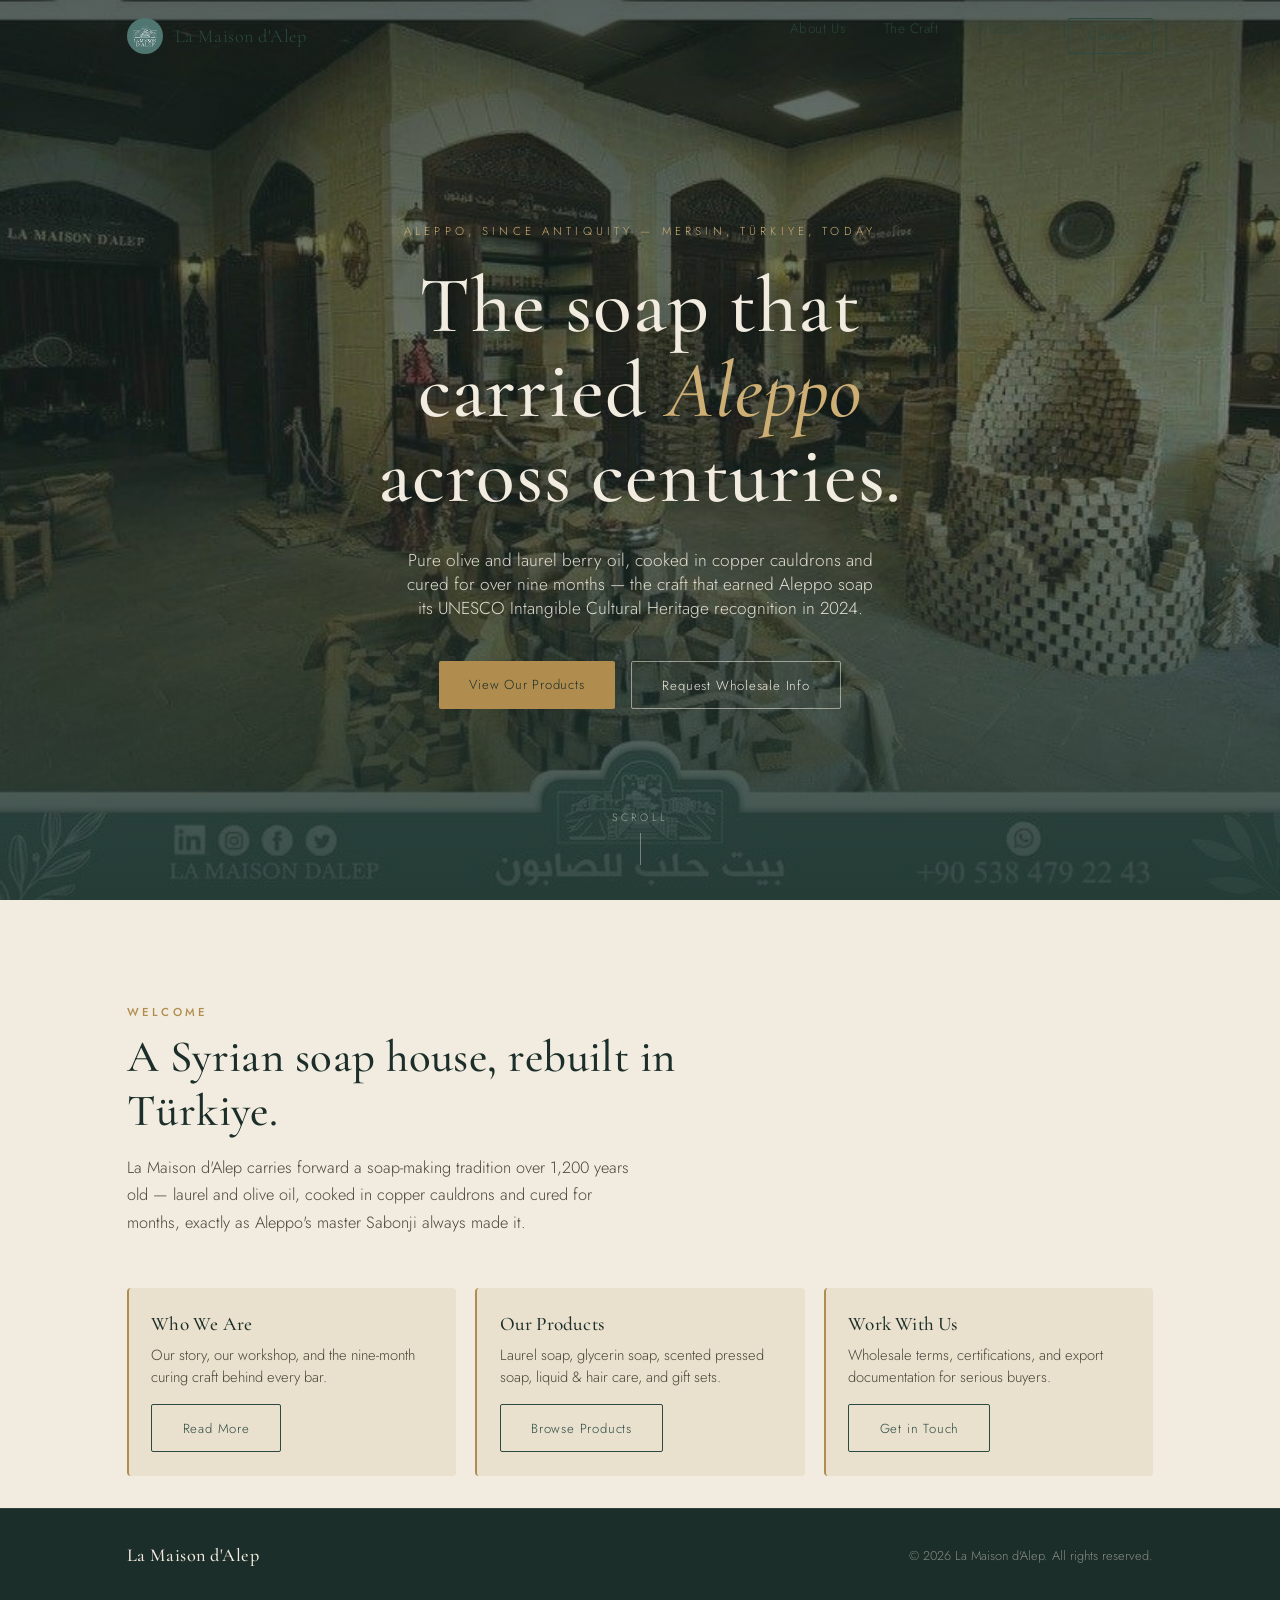
<file: index.html>
<!DOCTYPE html>
<html lang="en">
<head>
<meta charset="UTF-8">
<meta name="viewport" content="width=device-width, initial-scale=1.0">
<title>La Maison d'Alep — Traditional Aleppo Soap, Made in Türkiye</title>
<meta name="description" content="La Maison d'Alep — traditional Aleppo soap house in Mersin, Türkiye. Laurel & olive oil soap, glycerin soap, scented pressed soap and liquid care, wholesale and export.">
<link rel="preconnect" href="https://fonts.googleapis.com">
<link rel="preconnect" href="https://fonts.gstatic.com" crossorigin>
<link href="https://fonts.googleapis.com/css2?family=Cormorant+Garamond:ital,wght@0,400;0,500;0,600;1,400&family=Jost:wght@300;400;500;600&display=swap" rel="stylesheet">
<link rel="stylesheet" href="styles.css">

</head>
<body>

<header id="header">
  <nav>
    <a href="index.html" class="brand">
      <img src="logo.jpg" alt="La Maison d'Alep crest">
      <span>La Maison d'Alep</span>
    </a>
    <div class="navlinks">
      <a href="about.html">About Us</a>
      <a href="about.html#craft">The Craft</a>
      <a href="products.html">Products</a>
      <a href="contact.html" class="navcta">Contact</a>
    </div>
    <button class="menu-btn" id="menuBtn" aria-label="Open menu">☰</button>
  </nav>
</header>

<div class="menu-overlay" id="menuOverlay"></div>
<nav class="mobile-menu" id="mobileMenu">
  <button class="menu-close" id="menuClose" aria-label="Close menu">✕</button>
  <a href="index.html">Home</a>
  <a href="about.html">About Us</a>
  <a href="about.html#craft">The Craft</a>
  <a href="products.html">Products</a>
  <a href="contact.html" class="navcta">Contact</a>
</nav>


<section class="hero" id="top">
  <div class="hero-eyebrow">Aleppo, since antiquity — Mersin, Türkiye, today</div>
  <h1>The soap that carried <em>Aleppo</em> across centuries.</h1>
  <p class="lead">Pure olive and laurel berry oil, cooked in copper cauldrons and cured for over nine months — the craft that earned Aleppo soap its UNESCO Intangible Cultural Heritage recognition in 2024.</p>
  <div class="hero-ctas">
    <a href="products.html" class="btn btn-gold">View Our Products</a>
    <a href="contact.html" class="btn btn-outline">Request Wholesale Info</a>
  </div>
  <div class="scroll-cue">Scroll</div>
</section>

<section class="about" style="padding-bottom:2rem;">
  <div class="wrap">
    <div class="section-head">
      <div class="eyebrow">Welcome</div>
      <h2>A Syrian soap house, rebuilt in Türkiye.</h2>
      <p>La Maison d'Alep carries forward a soap-making tradition over 1,200 years old — laurel and olive oil, cooked in copper cauldrons and cured for months, exactly as Aleppo's master Sabonji always made it.</p>
    </div>
    <div class="why-grid" style="margin-top:2rem;">
      <div class="why-card">
        <h3 style="font-size:1.2rem;color:var(--sage-ink);margin-bottom:.5rem;">Who We Are</h3>
        <p>Our story, our workshop, and the nine-month curing craft behind every bar.</p>
        <a href="about.html" class="btn btn-outline" style="border-color:var(--sage-dark);color:var(--sage-dark);margin-top:1rem;display:inline-block;">Read More</a>
      </div>
      <div class="why-card">
        <h3 style="font-size:1.2rem;color:var(--sage-ink);margin-bottom:.5rem;">Our Products</h3>
        <p>Laurel soap, glycerin soap, scented pressed soap, liquid &amp; hair care, and gift sets.</p>
        <a href="products.html" class="btn btn-outline" style="border-color:var(--sage-dark);color:var(--sage-dark);margin-top:1rem;display:inline-block;">Browse Products</a>
      </div>
      <div class="why-card">
        <h3 style="font-size:1.2rem;color:var(--sage-ink);margin-bottom:.5rem;">Work With Us</h3>
        <p>Wholesale terms, certifications, and export documentation for serious buyers.</p>
        <a href="contact.html" class="btn btn-outline" style="border-color:var(--sage-dark);color:var(--sage-dark);margin-top:1rem;display:inline-block;">Get in Touch</a>
      </div>
    </div>
  </div>
</section>

<footer>
  <div class="wrap">
    <a href="index.html" class="brand"><span class="serif">La Maison d'Alep</span></a>
    <p>© 2026 La Maison d'Alep. All rights reserved.</p>
  </div>
</footer>

<script src="script.js"></script>

</body>
</html>
</file>
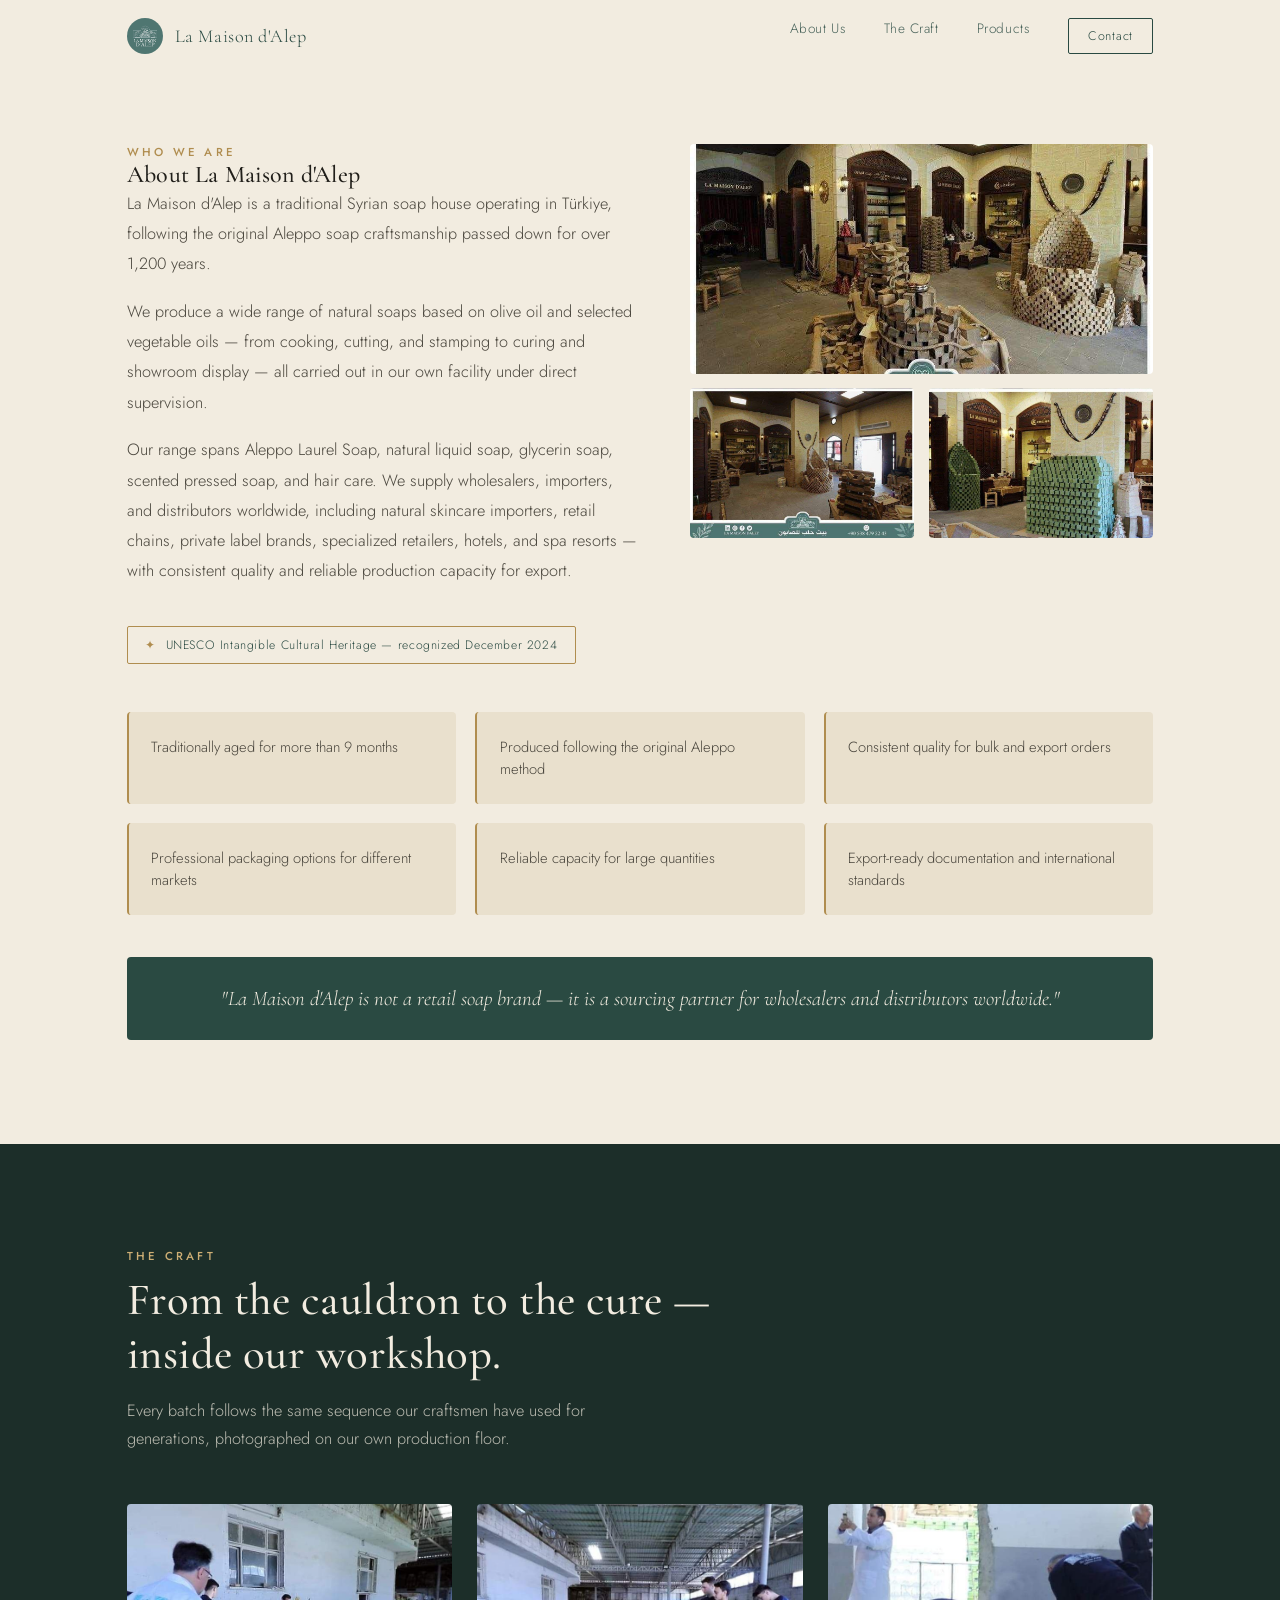
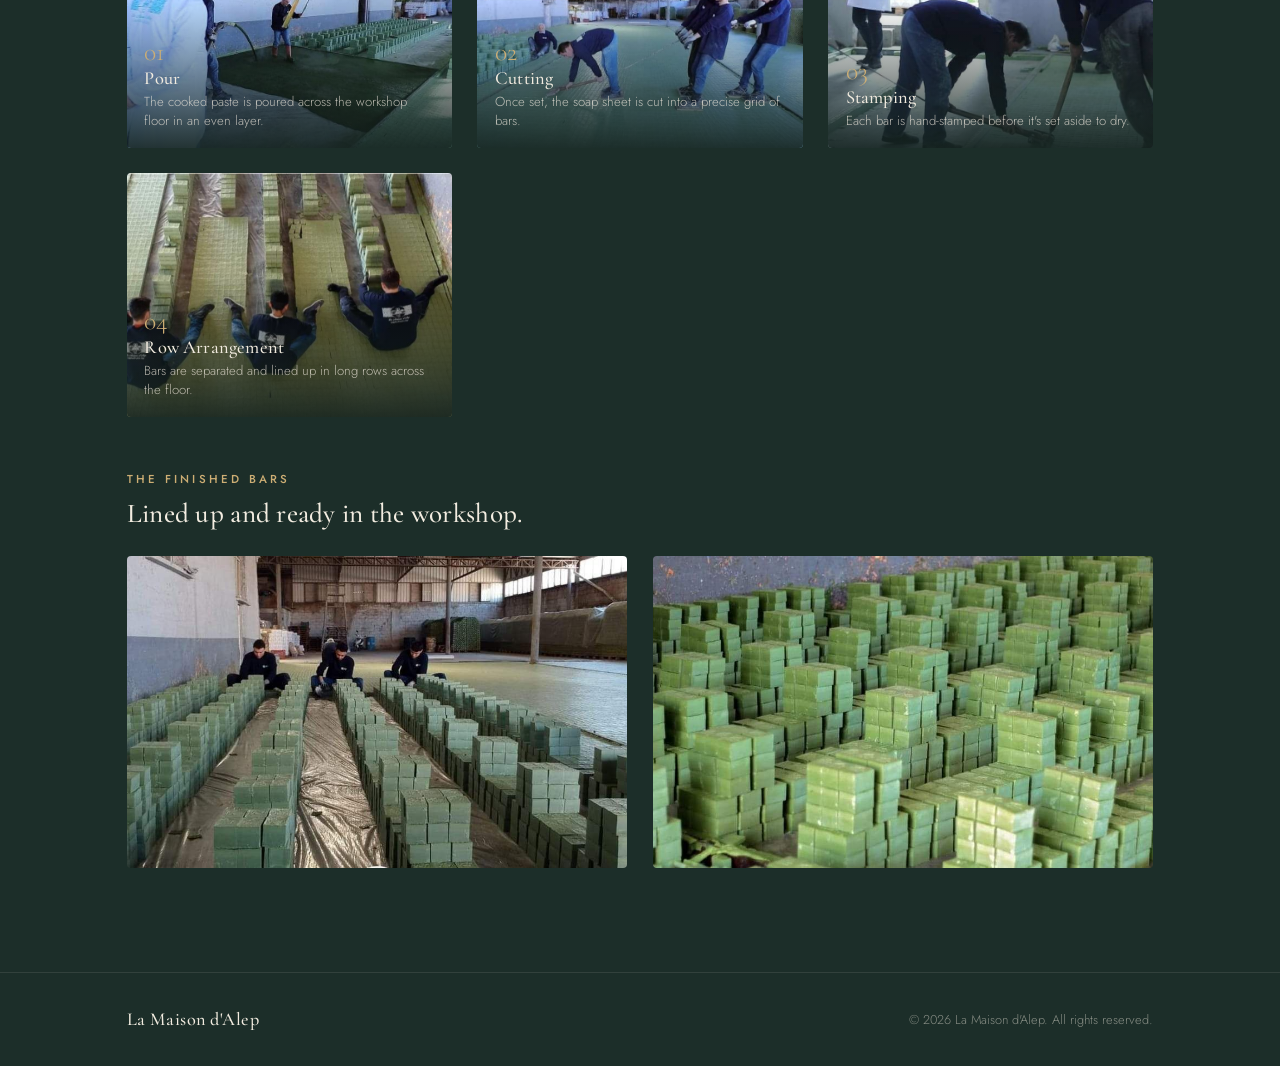
<file: about.html>
<!DOCTYPE html>
<html lang="en">
<head>
<meta charset="UTF-8">
<meta name="viewport" content="width=device-width, initial-scale=1.0">
<title>About Us — La Maison d'Alep</title>
<meta name="description" content="The story and workshop of La Maison d'Alep — traditional Aleppo soap house in Mersin, Türkiye, UNESCO-recognized craft since December 2024.">
<link rel="preconnect" href="https://fonts.googleapis.com">
<link rel="preconnect" href="https://fonts.gstatic.com" crossorigin>
<link href="https://fonts.googleapis.com/css2?family=Cormorant+Garamond:ital,wght@0,500;0,600;1,400&family=Jost:wght@300;400;500;600&display=swap" rel="stylesheet">
<link rel="stylesheet" href="styles.css">
</head>
<body>

<header id="header">
  <nav>
    <a href="index.html" class="brand">
      <img src="logo.jpg" alt="La Maison d'Alep crest">
      <span>La Maison d'Alep</span>
    </a>
    <div class="navlinks">
      <a href="about.html">About Us</a>
      <a href="about.html#craft">The Craft</a>
      <a href="products.html">Products</a>
      <a href="contact.html" class="navcta">Contact</a>
    </div>
    <button class="menu-btn" id="menuBtn" aria-label="Open menu">☰</button>
  </nav>
</header>

<div class="menu-overlay" id="menuOverlay"></div>
<nav class="mobile-menu" id="mobileMenu">
  <button class="menu-close" id="menuClose" aria-label="Close menu">✕</button>
  <a href="index.html">Home</a>
  <a href="about.html">About Us</a>
  <a href="about.html#craft">The Craft</a>
  <a href="products.html">Products</a>
  <a href="contact.html" class="navcta">Contact</a>
</nav>


<section class="about page-top-pad" id="about">
  <div class="wrap">
    <div class="about-grid">
      <div class="about-copy">
        <div class="eyebrow">Who We Are</div>
        <h2>About La Maison d'Alep</h2>
        <p>La Maison d'Alep is a traditional Syrian soap house operating in Türkiye, following the original Aleppo soap craftsmanship passed down for over 1,200 years.</p>
        <p>We produce a wide range of natural soaps based on olive oil and selected vegetable oils — from cooking, cutting, and stamping to curing and showroom display — all carried out in our own facility under direct supervision.</p>
        <p>Our range spans Aleppo Laurel Soap, natural liquid soap, glycerin soap, scented pressed soap, and hair care. We supply wholesalers, importers, and distributors worldwide, including natural skincare importers, retail chains, private label brands, specialized retailers, hotels, and spa resorts — with consistent quality and reliable production capacity for export.</p>
        <div class="unesco-tag">UNESCO Intangible Cultural Heritage — recognized December 2024</div>
      </div>
      <div class="about-photos">
        <img src="facility-showroom-1.jpg" alt="La Maison d'Alep showroom in Mersin, stacked soap towers">
        <img src="facility-showroom-3.jpg" alt="La Maison d'Alep showroom interior">
        <img src="facility-stacks.jpg" alt="Green laurel soap stacked in the showroom">
      </div>
    </div>

    <div class="why-grid">
      <div class="why-card"><p>Traditionally aged for more than 9 months</p></div>
      <div class="why-card"><p>Produced following the original Aleppo method</p></div>
      <div class="why-card"><p>Consistent quality for bulk and export orders</p></div>
      <div class="why-card"><p>Professional packaging options for different markets</p></div>
      <div class="why-card"><p>Reliable capacity for large quantities</p></div>
      <div class="why-card"><p>Export-ready documentation and international standards</p></div>
    </div>

    <div class="not-retail">
      <p>"La Maison d'Alep is not a retail soap brand — it is a sourcing partner for wholesalers and distributors worldwide."</p>
    </div>
  </div>
</section>

<section class="process" id="craft">
  <div class="wrap">
    <div class="section-head">
      <div class="eyebrow">The Craft</div>
      <h2>From the cauldron to the cure — inside our workshop.</h2>
      <p>Every batch follows the same sequence our craftsmen have used for generations, photographed on our own production floor.</p>
    </div>
    <div class="process-grid">
      <div class="process-card">
        <img src="process-1-pour.jpg" alt="Pouring the soap paste across the workshop floor">
        <div class="pc-overlay"><div class="pc-num">01</div><h3>Pour</h3><p>The cooked paste is poured across the workshop floor in an even layer.</p></div>
      </div>
      <div class="process-card">
        <img src="process-2-score.jpg" alt="Craftsmen cutting the soap sheet into a grid of bars">
        <div class="pc-overlay"><div class="pc-num">02</div><h3>Cutting</h3><p>Once set, the soap sheet is cut into a precise grid of bars.</p></div>
      </div>
      <div class="process-card">
        <img src="process-3-mark.jpg" alt="Craftsmen stamping the soap bars by hand">
        <div class="pc-overlay"><div class="pc-num">03</div><h3>Stamping</h3><p>Each bar is hand-stamped before it's set aside to dry.</p></div>
      </div>
      <div class="process-card">
        <img src="process-4-separate.jpg" alt="Workers arranging cut soap bars into rows">
        <div class="pc-overlay"><div class="pc-num">04</div><h3>Row Arrangement</h3><p>Bars are separated and lined up in long rows across the floor.</p></div>
      </div>
    </div>

    <div class="section-head" style="margin-top:3.4rem;margin-bottom:1.6rem;">
      <div class="eyebrow">The Finished Bars</div>
      <h2 style="font-size:1.7rem;">Lined up and ready in the workshop.</h2>
    </div>
    <div class="process-grid" style="grid-template-columns:1fr 1fr;">
      <div class="process-card" style="aspect-ratio:16/10;">
        <img src="process-5-stack.jpg" alt="Rows of laurel soap bars lined up on the workshop floor">
      </div>
      <div class="process-card" style="aspect-ratio:16/10;">
        <img src="process-6-cure.jpg" alt="Wide view of the workshop floor covered in arranged soap bars">
      </div>
    </div>
  </div>
</section>

<footer>
  <div class="wrap">
    <a href="index.html" class="brand"><span class="serif">La Maison d'Alep</span></a>
    <p>© 2026 La Maison d'Alep. All rights reserved.</p>
  </div>
</footer>

<script src="script.js"></script>

</body>
</html>
</file>
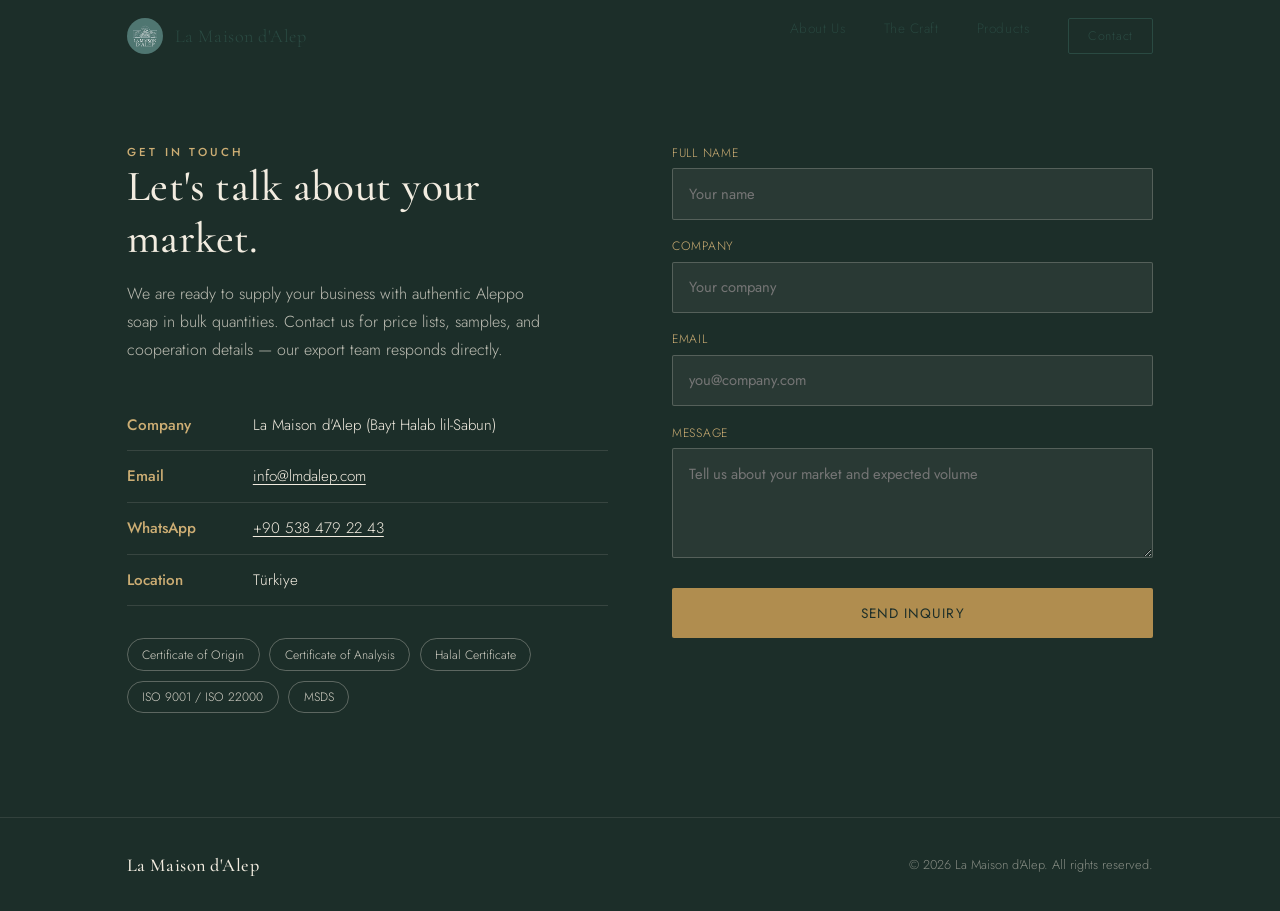
<file: contact.html>
<!DOCTYPE html>
<html lang="en">
<head>
<meta charset="UTF-8">
<meta name="viewport" content="width=device-width, initial-scale=1.0">
<title>Contact — La Maison d'Alep</title>
<meta name="description" content="Get in touch with La Maison d'Alep for wholesale pricing, samples, and export documentation. Email, WhatsApp, and office details.">
<link rel="preconnect" href="https://fonts.googleapis.com">
<link rel="preconnect" href="https://fonts.gstatic.com" crossorigin>
<link href="https://fonts.googleapis.com/css2?family=Cormorant+Garamond:ital,wght@0,500;0,600;1,400&family=Jost:wght@300;400;500;600&display=swap" rel="stylesheet">
<link rel="stylesheet" href="styles.css">
</head>
<body>

<header id="header">
  <nav>
    <a href="index.html" class="brand">
      <img src="logo.jpg" alt="La Maison d'Alep crest">
      <span>La Maison d'Alep</span>
    </a>
    <div class="navlinks">
      <a href="about.html">About Us</a>
      <a href="about.html#craft">The Craft</a>
      <a href="products.html">Products</a>
      <a href="contact.html" class="navcta">Contact</a>
    </div>
    <button class="menu-btn" id="menuBtn" aria-label="Open menu">☰</button>
  </nav>
</header>

<div class="menu-overlay" id="menuOverlay"></div>
<nav class="mobile-menu" id="mobileMenu">
  <button class="menu-close" id="menuClose" aria-label="Close menu">✕</button>
  <a href="index.html">Home</a>
  <a href="about.html">About Us</a>
  <a href="about.html#craft">The Craft</a>
  <a href="products.html">Products</a>
  <a href="contact.html" class="navcta">Contact</a>
</nav>


<section class="contact page-top-pad" id="contact">
  <div class="wrap contact-grid">
    <div>
      <div class="eyebrow">Get in Touch</div>
      <h2>Let's talk about your market.</h2>
      <p class="lead">We are ready to supply your business with authentic Aleppo soap in bulk quantities. Contact us for price lists, samples, and cooperation details — our export team responds directly.</p>
      <ul class="contact-list">
        <li><b>Company</b> La Maison d'Alep (Bayt Halab lil-Sabun)</li>
        <li><b>Email</b> <a href="mailto:info@lmdalep.com">info@lmdalep.com</a></li>
        <li><b>WhatsApp</b> <a href="https://wa.me/905384792243">+90 538 479 22 43</a></li>
        <li><b>Location</b> Türkiye</li>
      </ul>
      <div class="contact-docs">
        <span class="doc-chip">Certificate of Origin</span>
        <span class="doc-chip">Certificate of Analysis</span>
        <span class="doc-chip">Halal Certificate</span>
        <span class="doc-chip">ISO 9001 / ISO 22000</span>
        <span class="doc-chip">MSDS</span>
      </div>
    </div>
    <form onsubmit="event.preventDefault(); this.querySelector('button').textContent='Sent — we\'ll reply shortly';">
      <div>
        <label for="name">Full Name</label>
        <input id="name" type="text" required placeholder="Your name">
      </div>
      <div>
        <label for="company">Company</label>
        <input id="company" type="text" placeholder="Your company">
      </div>
      <div>
        <label for="email">Email</label>
        <input id="email" type="email" required placeholder="you@company.com">
      </div>
      <div>
        <label for="msg">Message</label>
        <textarea id="msg" placeholder="Tell us about your market and expected volume"></textarea>
      </div>
      <button type="submit">Send Inquiry</button>
    </form>
  </div>
</section>

<footer>
  <div class="wrap">
    <a href="index.html" class="brand"><span class="serif">La Maison d'Alep</span></a>
    <p>© 2026 La Maison d'Alep. All rights reserved.</p>
  </div>
</footer>

<script src="script.js"></script>

</body>
</html>
</file>
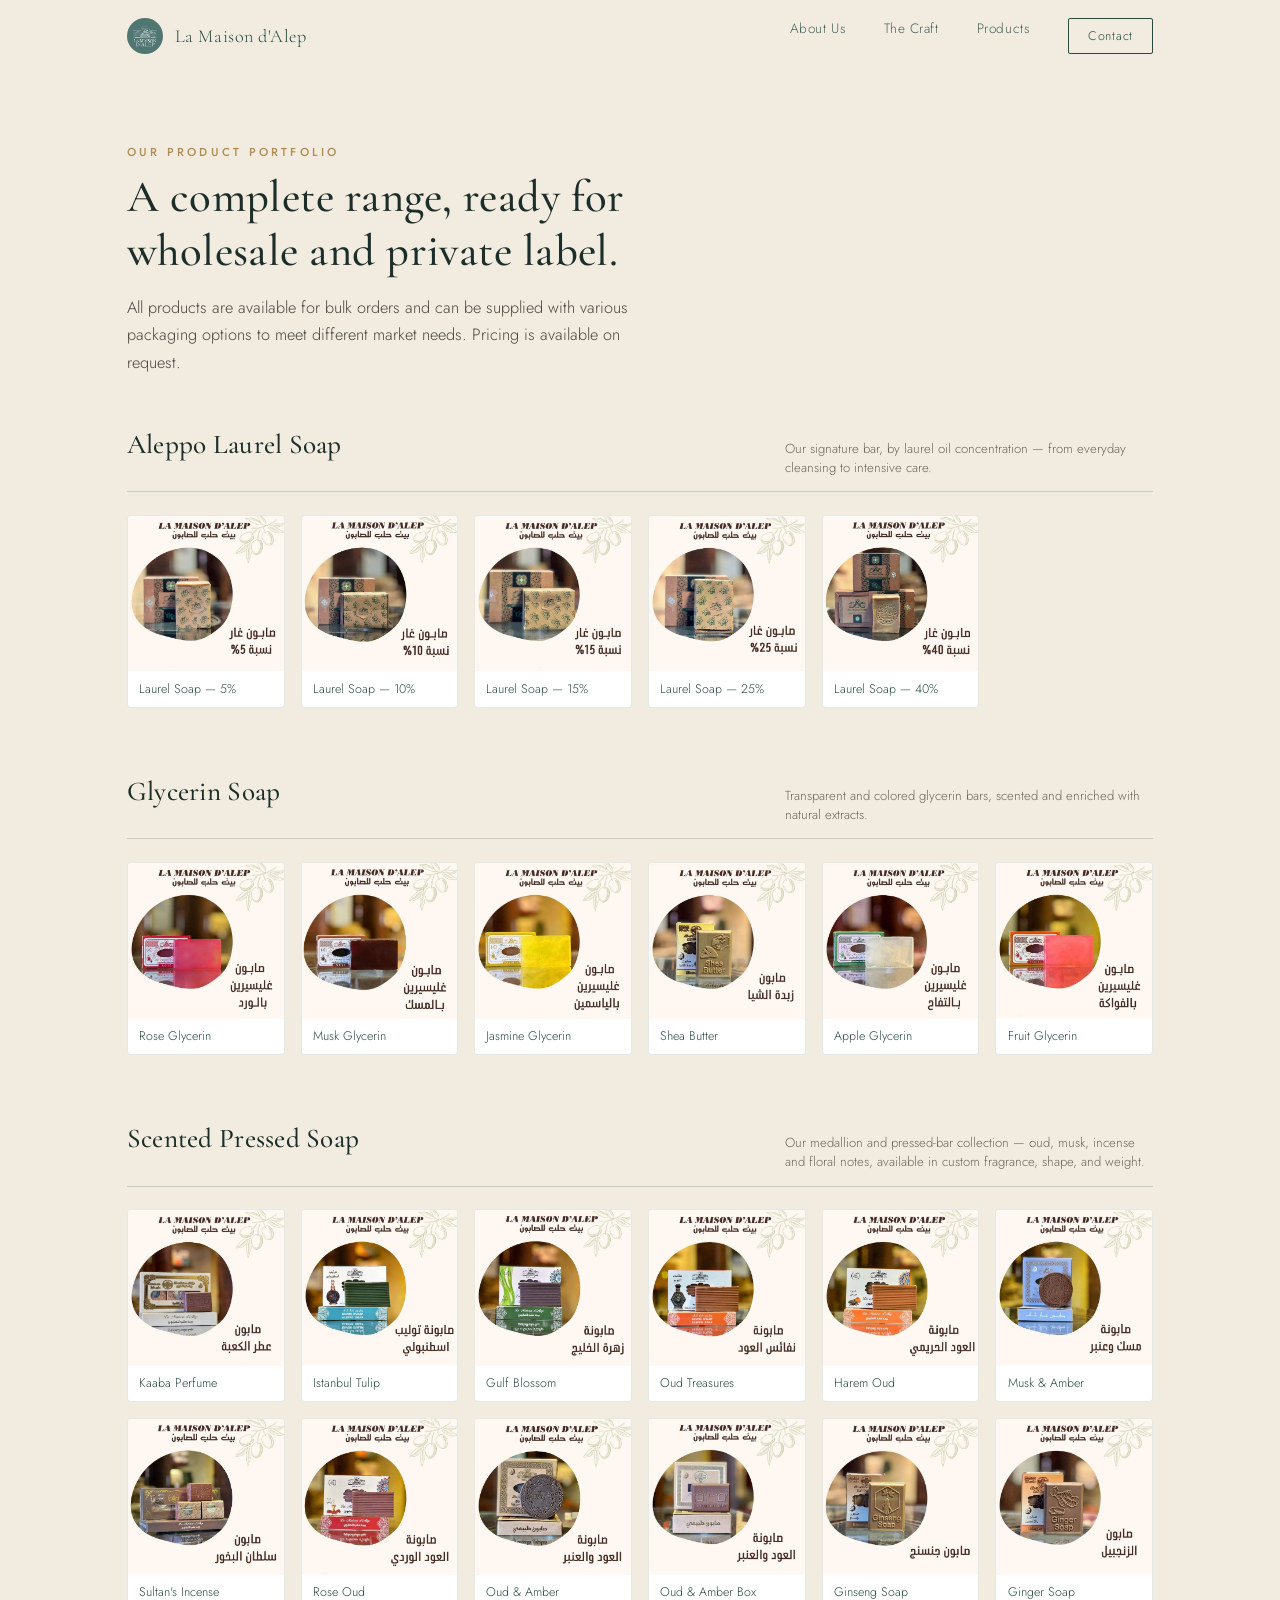
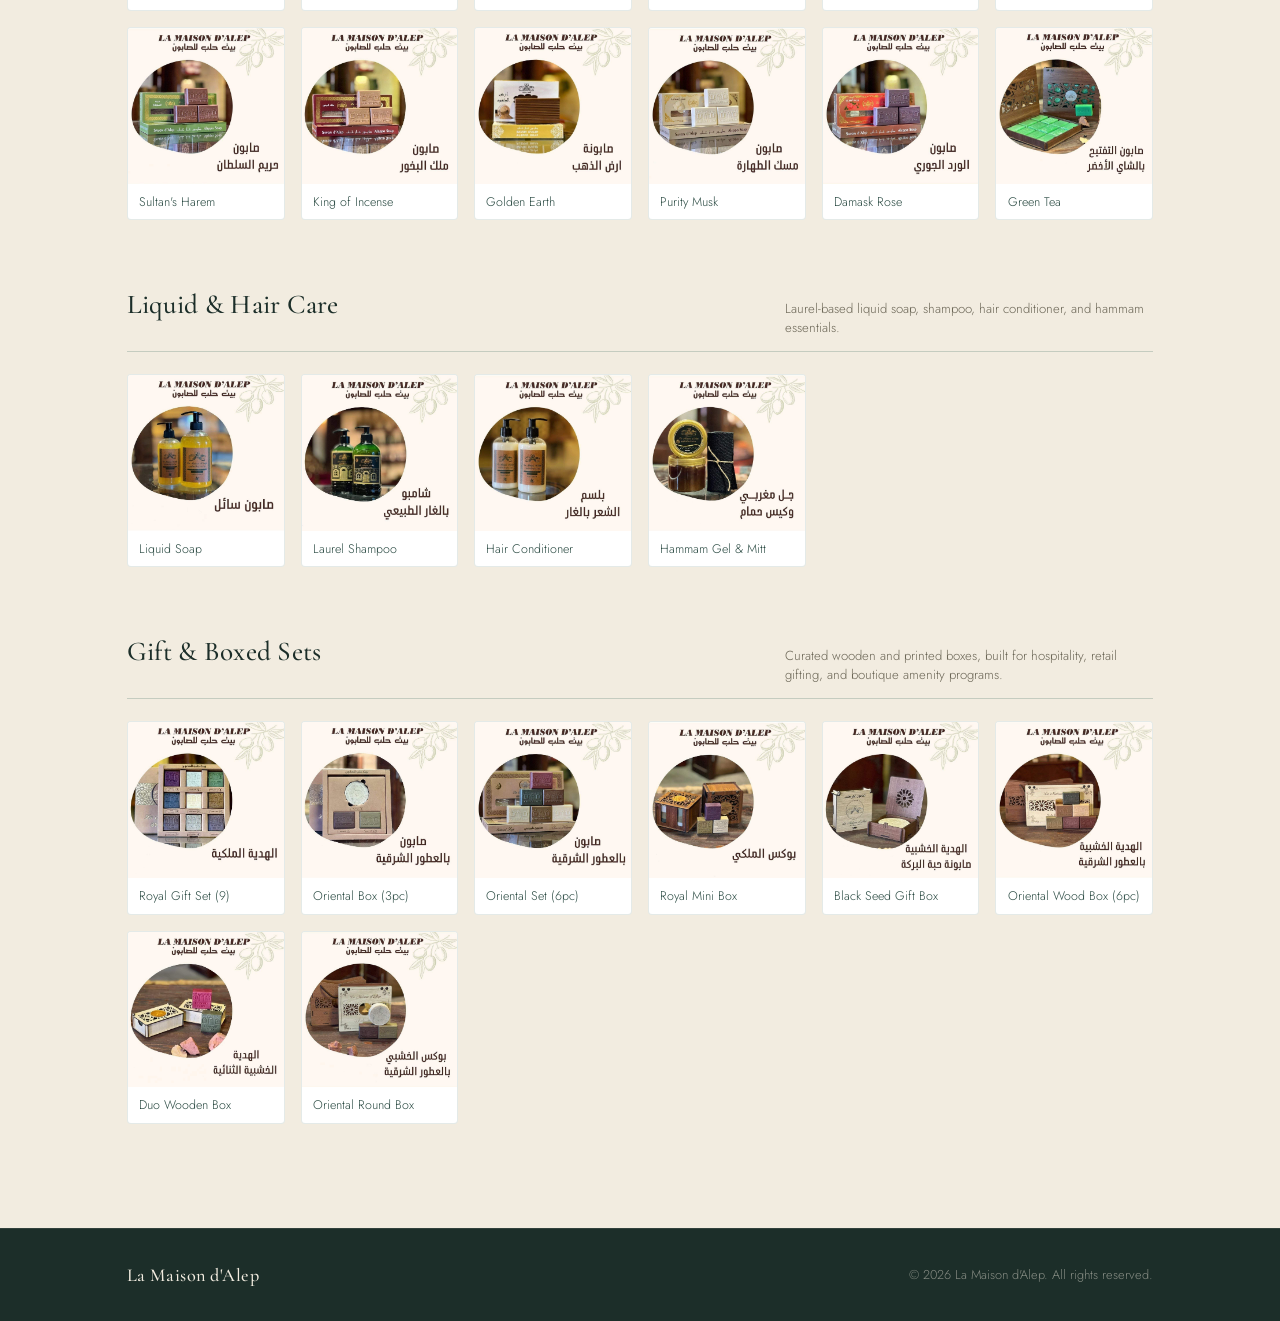
<file: products.html>
<!DOCTYPE html>
<html lang="en">
<head>
<meta charset="UTF-8">
<meta name="viewport" content="width=device-width, initial-scale=1.0">
<title>Products — La Maison d'Alep</title>
<meta name="description" content="Full product portfolio of La Maison d'Alep: Aleppo Laurel Soap, glycerin soap, scented pressed soap, liquid and hair care, and gift sets. Wholesale pricing on request.">
<link rel="preconnect" href="https://fonts.googleapis.com">
<link rel="preconnect" href="https://fonts.gstatic.com" crossorigin>
<link href="https://fonts.googleapis.com/css2?family=Cormorant+Garamond:ital,wght@0,500;0,600;1,400&family=Jost:wght@300;400;500;600&display=swap" rel="stylesheet">
<link rel="stylesheet" href="styles.css">
</head>
<body>

<header id="header">
  <nav>
    <a href="index.html" class="brand">
      <img src="logo.jpg" alt="La Maison d'Alep crest">
      <span>La Maison d'Alep</span>
    </a>
    <div class="navlinks">
      <a href="about.html">About Us</a>
      <a href="about.html#craft">The Craft</a>
      <a href="products.html">Products</a>
      <a href="contact.html" class="navcta">Contact</a>
    </div>
    <button class="menu-btn" id="menuBtn" aria-label="Open menu">☰</button>
  </nav>
</header>

<div class="menu-overlay" id="menuOverlay"></div>
<nav class="mobile-menu" id="mobileMenu">
  <button class="menu-close" id="menuClose" aria-label="Close menu">✕</button>
  <a href="index.html">Home</a>
  <a href="about.html">About Us</a>
  <a href="about.html#craft">The Craft</a>
  <a href="products.html">Products</a>
  <a href="contact.html" class="navcta">Contact</a>
</nav>


<section class="products page-top-pad" id="products">
  <div class="wrap">
    <div class="section-head">
      <div class="eyebrow" style="color:var(--gold);">Our Product Portfolio</div>
      <h2>A complete range, ready for wholesale and private label.</h2>
      <p>All products are available for bulk orders and can be supplied with various packaging options to meet different market needs. Pricing is available on request.</p>
    </div>

    <div class="cat-block">
      <div class="cat-head">
        <h3>Aleppo Laurel Soap</h3>
        <span>Our signature bar, by laurel oil concentration — from everyday cleansing to intensive care.</span>
      </div>
      <div class="cat-grid">
        <div class="prod-item"><img src="laurel-5.jpg" alt="Aleppo Laurel Soap, 5% laurel oil"><span>Laurel Soap — 5%</span></div>
        <div class="prod-item"><img src="laurel-10.jpg" alt="Aleppo Laurel Soap, 10% laurel oil"><span>Laurel Soap — 10%</span></div>
        <div class="prod-item"><img src="laurel-15.jpg" alt="Aleppo Laurel Soap, 15% laurel oil"><span>Laurel Soap — 15%</span></div>
        <div class="prod-item"><img src="laurel-25.jpg" alt="Aleppo Laurel Soap, 25% laurel oil"><span>Laurel Soap — 25%</span></div>
        <div class="prod-item"><img src="laurel-40.jpg" alt="Aleppo Laurel Soap, 40% laurel oil"><span>Laurel Soap — 40%</span></div>
      </div>
    </div>

    <div class="cat-block">
      <div class="cat-head">
        <h3>Glycerin Soap</h3>
        <span>Transparent and colored glycerin bars, scented and enriched with natural extracts.</span>
      </div>
      <div class="cat-grid">
        <div class="prod-item"><img src="glycerin-rose.jpg" alt="Rose Glycerin Soap"><span>Rose Glycerin</span></div>
        <div class="prod-item"><img src="glycerin-musk.jpg" alt="Musk Glycerin Soap"><span>Musk Glycerin</span></div>
        <div class="prod-item"><img src="glycerin-jasmine.jpg" alt="Jasmine Glycerin Soap"><span>Jasmine Glycerin</span></div>
        <div class="prod-item"><img src="glycerin-sheabutter.jpg" alt="Shea Butter Glycerin Soap"><span>Shea Butter</span></div>
        <div class="prod-item"><img src="glycerin-apple.jpg" alt="Apple Glycerin Soap"><span>Apple Glycerin</span></div>
        <div class="prod-item"><img src="glycerin-fruit.jpg" alt="Fruit Glycerin Soap"><span>Fruit Glycerin</span></div>
      </div>
    </div>

    <div class="cat-block">
      <div class="cat-head">
        <h3>Scented Pressed Soap</h3>
        <span>Our medallion and pressed-bar collection — oud, musk, incense and floral notes, available in custom fragrance, shape, and weight.</span>
      </div>
      <div class="cat-grid">
        <div class="prod-item"><img src="scented-kaaba.jpg" alt="Kaaba Perfume Soap"><span>Kaaba Perfume</span></div>
        <div class="prod-item"><img src="scented-istanbul.jpg" alt="Istanbul Tulip Soap"><span>Istanbul Tulip</span></div>
        <div class="prod-item"><img src="scented-gulfblossom.jpg" alt="Gulf Blossom Soap"><span>Gulf Blossom</span></div>
        <div class="prod-item"><img src="scented-oudtreasures.jpg" alt="Oud Treasures Soap"><span>Oud Treasures</span></div>
        <div class="prod-item"><img src="scented-haremoud.jpg" alt="Harem Oud Soap"><span>Harem Oud</span></div>
        <div class="prod-item"><img src="scented-muskamber1.jpg" alt="Musk and Amber Medallion Soap"><span>Musk &amp; Amber</span></div>
        <div class="prod-item"><img src="scented-sultanincense.jpg" alt="Sultan's Incense Soap"><span>Sultan's Incense</span></div>
        <div class="prod-item"><img src="scented-roseoud.jpg" alt="Rose Oud Soap"><span>Rose Oud</span></div>
        <div class="prod-item"><img src="scented-oudamber2.jpg" alt="Oud and Amber Soap medallion"><span>Oud &amp; Amber</span></div>
        <div class="prod-item"><img src="scented-oudamber3.jpg" alt="Oud and Amber Soap boxed"><span>Oud &amp; Amber Box</span></div>
        <div class="prod-item"><img src="scented-ginseng.jpg" alt="Ginseng Soap"><span>Ginseng Soap</span></div>
        <div class="prod-item"><img src="scented-ginger.jpg" alt="Ginger Soap"><span>Ginger Soap</span></div>
        <div class="prod-item"><img src="scented-sultanharem.jpg" alt="Sultan's Harem Soap"><span>Sultan's Harem</span></div>
        <div class="prod-item"><img src="scented-kingincense.jpg" alt="King of Incense Soap"><span>King of Incense</span></div>
        <div class="prod-item"><img src="scented-goldenearth.jpg" alt="Golden Earth Soap"><span>Golden Earth</span></div>
        <div class="prod-item"><img src="scented-puritymusk.jpg" alt="Purity Musk Soap"><span>Purity Musk</span></div>
        <div class="prod-item"><img src="scented-damaskrose.jpg" alt="Damask Rose Soap"><span>Damask Rose</span></div>
        <div class="prod-item"><img src="scented-greentea.jpg" alt="Green Tea Whitening Soap"><span>Green Tea</span></div>
      </div>
    </div>

    <div class="cat-block">
      <div class="cat-head">
        <h3>Liquid &amp; Hair Care</h3>
        <span>Laurel-based liquid soap, shampoo, hair conditioner, and hammam essentials.</span>
      </div>
      <div class="cat-grid">
        <div class="prod-item"><img src="liquid-soap.jpg" alt="Natural Liquid Soap"><span>Liquid Soap</span></div>
        <div class="prod-item"><img src="liquid-shampoo.jpg" alt="Natural Laurel Shampoo"><span>Laurel Shampoo</span></div>
        <div class="prod-item"><img src="liquid-hairconditioner.jpg" alt="Laurel Hair Conditioner"><span>Hair Conditioner</span></div>
        <div class="prod-item"><img src="liquid-hammamgel.jpg" alt="Moroccan Hammam Gel and Kessa Mitt"><span>Hammam Gel &amp; Mitt</span></div>
      </div>
    </div>

    <div class="cat-block">
      <div class="cat-head">
        <h3>Gift &amp; Boxed Sets</h3>
        <span>Curated wooden and printed boxes, built for hospitality, retail gifting, and boutique amenity programs.</span>
      </div>
      <div class="cat-grid">
        <div class="prod-item"><img src="gift-royalset9.jpg" alt="The Royal Gift Set, nine scents"><span>Royal Gift Set (9)</span></div>
        <div class="prod-item"><img src="gift-orientalbox3.jpg" alt="Oriental Perfumes Box, three pieces"><span>Oriental Box (3pc)</span></div>
        <div class="prod-item"><img src="gift-orientalset6.jpg" alt="Oriental Perfumes Set, six pieces"><span>Oriental Set (6pc)</span></div>
        <div class="prod-item"><img src="gift-royalminibox.jpg" alt="Royal Miniature Wooden Box"><span>Royal Mini Box</span></div>
        <div class="prod-item"><img src="gift-blackseedbox.jpg" alt="Wooden gift box with Black Seed Soap"><span>Black Seed Gift Box</span></div>
        <div class="prod-item"><img src="gift-orientalwoodbox6.jpg" alt="Wooden box with oriental perfume soaps, six pieces"><span>Oriental Wood Box (6pc)</span></div>
        <div class="prod-item"><img src="gift-duobox.jpg" alt="Duo wooden gift box"><span>Duo Wooden Box</span></div>
        <div class="prod-item"><img src="gift-orientalroundbox.jpg" alt="Round oriental wooden box"><span>Oriental Round Box</span></div>
      </div>
    </div>
  </div>
</section>

<footer>
  <div class="wrap">
    <a href="index.html" class="brand"><span class="serif">La Maison d'Alep</span></a>
    <p>© 2026 La Maison d'Alep. All rights reserved.</p>
  </div>
</footer>

<script src="script.js"></script>

</body>
</html>
</file>
<file: styles.css>
:root{
    --sage-deep:   #3f6b60;
    --sage-dark:   #2a4a42;
    --sage-ink:    #1c2e29;
    --parchment:   #f2ece0;
    --parchment-2: #e9e0cd;
    --gold:        #b08d4f;
    --gold-soft:   #cdae74;
    --charcoal:    #211f1a;
  }
  *{margin:0;padding:0;box-sizing:border-box;}
  html{scroll-behavior:smooth;}
  body{background:var(--parchment);color:var(--charcoal);font-family:'Jost',sans-serif;font-weight:300;overflow-x:hidden;}
  h1,h2,h3,.serif{font-family:'Cormorant Garamond',serif;font-weight:500;letter-spacing:.01em;}
  .eyebrow{font-family:'Jost',sans-serif;text-transform:uppercase;letter-spacing:.28em;font-size:.72rem;font-weight:500;color:var(--gold);}
  a{color:inherit;text-decoration:none;}
  img{max-width:100%;display:block;}
  .wrap{max-width:1180px;margin:0 auto;padding:0 6vw;}

  /* NAV */
  header{position:fixed;top:0;left:0;right:0;z-index:100;background:rgba(242,236,224,0);transition:background .4s ease, box-shadow .4s ease, backdrop-filter .4s ease;}
  header.scrolled{background:rgba(242,236,224,.94);backdrop-filter:blur(8px);box-shadow:0 1px 0 rgba(44,74,66,.12);}
  nav{display:flex;align-items:center;justify-content:space-between;max-width:1180px;margin:0 auto;padding:18px 6vw;}
  .brand{display:flex;align-items:center;gap:12px;}
  .brand img{width:36px;height:36px;border-radius:50%;}
  .brand span{font-family:'Cormorant Garamond',serif;font-size:1.14rem;letter-spacing:.03em;color:var(--sage-dark);}
  .navlinks{display:flex;gap:2.4rem;font-size:.85rem;letter-spacing:.04em;}
  .navlinks a{position:relative;color:var(--sage-dark);opacity:.85;transition:opacity .25s;}
  .navlinks a:hover{opacity:1;}
  .navlinks a::after{content:'';position:absolute;left:0;bottom:-6px;width:0;height:1px;background:var(--gold);transition:width .25s ease;}
  .navlinks a:hover::after{width:100%;}
  .navcta{border:1px solid var(--sage-dark);color:var(--sage-dark)!important;padding:.5rem 1.2rem;font-size:.78rem;letter-spacing:.06em;border-radius:2px;opacity:1!important;}
  .navcta:hover{background:var(--sage-dark);color:var(--parchment)!important;}
  .menu-btn{display:none;background:none;border:none;font-size:1.4rem;color:var(--sage-dark);cursor:pointer;z-index:110;}

  .mobile-menu{
    position:fixed;top:0;right:0;height:100vh;width:min(78vw,320px);
    background:var(--sage-ink);z-index:105;
    transform:translateX(100%);transition:transform .35s ease;
    display:flex;flex-direction:column;padding:6.5rem 2rem 2rem;gap:1.6rem;
  }
  .mobile-menu.open{transform:translateX(0);}
  .mobile-menu a{color:var(--parchment);font-size:1.15rem;font-family:'Cormorant Garamond',serif;border-bottom:1px solid rgba(242,236,224,.14);padding-bottom:1rem;}
  .mobile-menu a.navcta{border:1px solid var(--gold-soft);color:var(--gold-soft)!important;text-align:center;border-radius:2px;padding:.8rem;font-family:'Jost';font-size:.85rem;letter-spacing:.06em;}
  .menu-overlay{position:fixed;inset:0;background:rgba(20,34,30,.5);z-index:104;opacity:0;pointer-events:none;transition:opacity .35s ease;}
  .menu-overlay.open{opacity:1;pointer-events:auto;}
  .menu-close{position:absolute;top:1.6rem;right:1.8rem;background:none;border:none;color:var(--parchment);font-size:1.6rem;cursor:pointer;line-height:1;}

  /* HERO */
  .hero{
    min-height:100svh;position:relative;display:flex;flex-direction:column;align-items:center;justify-content:center;
    text-align:center;padding:8rem 6vw 6rem;overflow:hidden;color:var(--parchment);
    background:linear-gradient(180deg,rgba(20,34,30,.72),rgba(28,46,41,.55) 45%,rgba(31,52,46,.88) 100%), url('facility-showroom-1.jpg') center 30%/cover no-repeat;
  }
  .hero-eyebrow{font-size:.72rem;letter-spacing:.36em;text-transform:uppercase;color:var(--gold-soft);margin-bottom:1.6rem;opacity:0;animation:riseIn .9s .2s ease forwards;}
  .hero h1{font-size:clamp(2.5rem,6.6vw,5rem);line-height:1.06;max-width:17ch;opacity:0;animation:riseIn 1s .4s ease forwards;text-shadow:0 2px 20px rgba(0,0,0,.25);}
  .hero h1 em{font-style:italic;color:var(--gold-soft);}
  .hero p.lead{margin-top:1.8rem;font-size:1.08rem;font-weight:300;max-width:48ch;color:rgba(242,236,224,.9);opacity:0;animation:riseIn 1s .6s ease forwards;}
  .hero-ctas{margin-top:2.6rem;display:flex;gap:1rem;flex-wrap:wrap;justify-content:center;opacity:0;animation:riseIn 1s .8s ease forwards;}
  .btn{padding:.85rem 1.9rem;font-size:.82rem;letter-spacing:.06em;border-radius:2px;transition:all .25s ease;display:inline-block;}
  .btn-gold{background:var(--gold);color:var(--sage-ink);}
  .btn-gold:hover{background:var(--gold-soft);}
  .btn-outline{border:1px solid rgba(242,236,224,.55);color:var(--parchment);}
  .btn-outline:hover{border-color:var(--parchment);background:rgba(242,236,224,.1);}
  @keyframes riseIn{from{opacity:0;transform:translateY(16px);}to{opacity:1;transform:translateY(0);}}
  .scroll-cue{position:absolute;bottom:2.2rem;left:50%;transform:translateX(-50%);font-size:.66rem;letter-spacing:.3em;text-transform:uppercase;color:rgba(242,236,224,.6);display:flex;flex-direction:column;align-items:center;gap:.5rem;}
  .scroll-cue::after{content:'';width:1px;height:32px;background:rgba(242,236,224,.4);animation:pulse 2s infinite;}
  @keyframes pulse{0%,100%{opacity:.3;}50%{opacity:1;}}

  section{padding:6.5rem 0;}
.page-top-pad{padding-top:9rem;}
@media (max-width:860px){ .page-top-pad{padding-top:7rem;} }
  .section-head{max-width:680px;margin-bottom:3.2rem;}
  .section-head h2{font-size:clamp(1.9rem,4vw,2.8rem);margin-top:.6rem;color:var(--sage-ink);}
  .section-head p{margin-top:1rem;color:#4a463d;font-size:1.02rem;line-height:1.7;max-width:58ch;}

  /* ABOUT */
  .about{background:var(--parchment);}
  .about-grid{display:grid;grid-template-columns:1.05fr .95fr;gap:3.2rem;align-items:start;}
  .about-copy p{color:#4a463d;line-height:1.85;font-size:1.02rem;margin-bottom:1.1rem;}
  .about-photos{display:grid;grid-template-columns:1fr 1fr;gap:.9rem;}
  .about-photos img{border-radius:4px;object-fit:cover;width:100%;height:150px;}
  .about-photos img:first-child{grid-column:1/3;height:230px;}
  .unesco-tag{margin-top:1.4rem;display:inline-flex;align-items:center;gap:.6rem;border:1px solid var(--gold);padding:.55rem 1.1rem;font-size:.76rem;letter-spacing:.05em;color:var(--sage-dark);border-radius:2px;}
  .unesco-tag::before{content:'✦';color:var(--gold);}

  .why-grid{margin-top:3rem;display:grid;grid-template-columns:repeat(3,1fr);gap:1.2rem;}
  .why-card{background:var(--parchment-2);border-radius:4px;padding:1.5rem 1.4rem;border-left:2px solid var(--gold);}
  .why-card p{font-size:.92rem;color:#4a463d;line-height:1.5;}
  .not-retail{margin-top:2.6rem;padding:1.8rem 2rem;background:var(--sage-dark);color:var(--parchment);border-radius:4px;text-align:center;}
  .not-retail p{font-family:'Cormorant Garamond',serif;font-size:1.3rem;font-style:italic;}

  /* PROCESS */
  .process{background:var(--sage-ink);color:var(--parchment);}
  .process .section-head p{color:rgba(242,236,224,.75);}
  .process .eyebrow{color:var(--gold-soft);}
  .process .section-head h2{color:var(--parchment);}
  .process-grid{display:grid;grid-template-columns:repeat(3,1fr);gap:1.6rem;}
  .process-card{position:relative;border-radius:4px;overflow:hidden;aspect-ratio:4/3;}
  .process-card img{width:100%;height:100%;object-fit:cover;transition:transform .5s ease;}
  .process-card:hover img{transform:scale(1.06);}
  .process-card .pc-overlay{position:absolute;inset:0;background:linear-gradient(180deg,transparent 40%,rgba(20,34,30,.9));display:flex;flex-direction:column;justify-content:flex-end;padding:1.1rem;}
  .process-card .pc-num{font-family:'Cormorant Garamond',serif;color:var(--gold-soft);font-size:1.6rem;}
  .process-card h3{font-size:1.15rem;color:var(--parchment);}
  .process-card p{font-size:.82rem;color:rgba(242,236,224,.72);margin-top:.2rem;}

  /* PRODUCTS */
  .products{background:var(--parchment);}
  .cat-block{margin-bottom:4.2rem;}
  .cat-block:last-child{margin-bottom:0;}
  .cat-head{display:flex;align-items:baseline;justify-content:space-between;flex-wrap:wrap;gap:.6rem;margin-bottom:1.4rem;border-bottom:1px solid rgba(63,107,96,.25);padding-bottom:.9rem;}
  .cat-head h3{font-size:1.7rem;color:var(--sage-ink);}
  .cat-head span{font-size:.82rem;color:#6b6656;max-width:46ch;}
  .cat-grid{display:grid;grid-template-columns:repeat(auto-fill,minmax(150px,1fr));gap:1rem;}
  .prod-item{background:#fff;border-radius:4px;overflow:hidden;border:1px solid rgba(63,107,96,.14);transition:transform .3s ease, box-shadow .3s ease;}
  .prod-item:hover{transform:translateY(-4px);box-shadow:0 14px 28px -14px rgba(42,74,66,.28);}
  .prod-item img{width:100%;aspect-ratio:1/1;object-fit:cover;}
  .prod-item span{display:block;padding:.6rem .7rem;font-size:.78rem;color:var(--sage-dark);line-height:1.3;}

  /* CONTACT */
  .contact{background:var(--sage-ink);color:var(--parchment);}
  .contact-grid{display:grid;grid-template-columns:1fr 1fr;gap:4rem;}
  .contact h2{color:var(--parchment);font-size:clamp(2rem,4vw,2.7rem);}
  .contact .eyebrow{color:var(--gold-soft);}
  .contact p.lead{color:rgba(242,236,224,.75);margin-top:1rem;line-height:1.75;max-width:48ch;}
  .contact-list{margin-top:2.2rem;}
  .contact-list li{list-style:none;padding:.9rem 0;border-bottom:1px solid rgba(242,236,224,.12);display:flex;gap:1rem;font-size:.95rem;flex-wrap:wrap;}
  .contact-list li b{color:var(--gold-soft);min-width:110px;font-weight:500;}
  .contact-list li a{text-decoration:underline;text-underline-offset:3px;}
  .contact-docs{margin-top:2rem;display:flex;flex-wrap:wrap;gap:.6rem;}
  .doc-chip{border:1px solid rgba(242,236,224,.3);padding:.4rem .9rem;border-radius:20px;font-size:.76rem;color:rgba(242,236,224,.85);}
  form{display:flex;flex-direction:column;gap:1.1rem;}
  form label{font-size:.76rem;letter-spacing:.06em;text-transform:uppercase;color:var(--gold-soft);margin-bottom:.4rem;display:block;}
  form input, form textarea{width:100%;background:rgba(242,236,224,.06);border:1px solid rgba(242,236,224,.22);color:var(--parchment);padding:.85rem 1rem;font-family:'Jost';font-size:.92rem;border-radius:2px;}
  form input:focus, form textarea:focus{outline:none;border-color:var(--gold-soft);background:rgba(242,236,224,.1);}
  form textarea{resize:vertical;min-height:110px;}
  form button{margin-top:.4rem;background:var(--gold);color:var(--sage-ink);border:none;padding:.95rem;font-family:'Jost';font-size:.85rem;letter-spacing:.08em;text-transform:uppercase;border-radius:2px;cursor:pointer;transition:background .25s ease;}
  form button:hover{background:var(--gold-soft);}

  footer{background:var(--sage-ink);border-top:1px solid rgba(242,236,224,.1);padding:2.2rem 0;}
  footer .wrap{display:flex;justify-content:space-between;align-items:center;flex-wrap:wrap;gap:1rem;}
  footer p{color:rgba(242,236,224,.5);font-size:.8rem;}
  footer .brand span{color:var(--parchment);}

  :focus-visible{outline:2px solid var(--gold);outline-offset:2px;}

  @media (max-width:860px){
    .navlinks{display:none;}
    .menu-btn{display:block;}
    .about-grid, .contact-grid{grid-template-columns:1fr;}
    .why-grid, .process-grid{grid-template-columns:1fr 1fr;}
    section{padding:4.2rem 0;}
  }
  @media (max-width:520px){
    .why-grid, .process-grid{grid-template-columns:1fr;}
    .cat-grid{grid-template-columns:repeat(auto-fill,minmax(120px,1fr));}
  }
  @media (prefers-reduced-motion: reduce){*{animation-duration:.001ms !important; transition-duration:.001ms !important;}}
</file>
